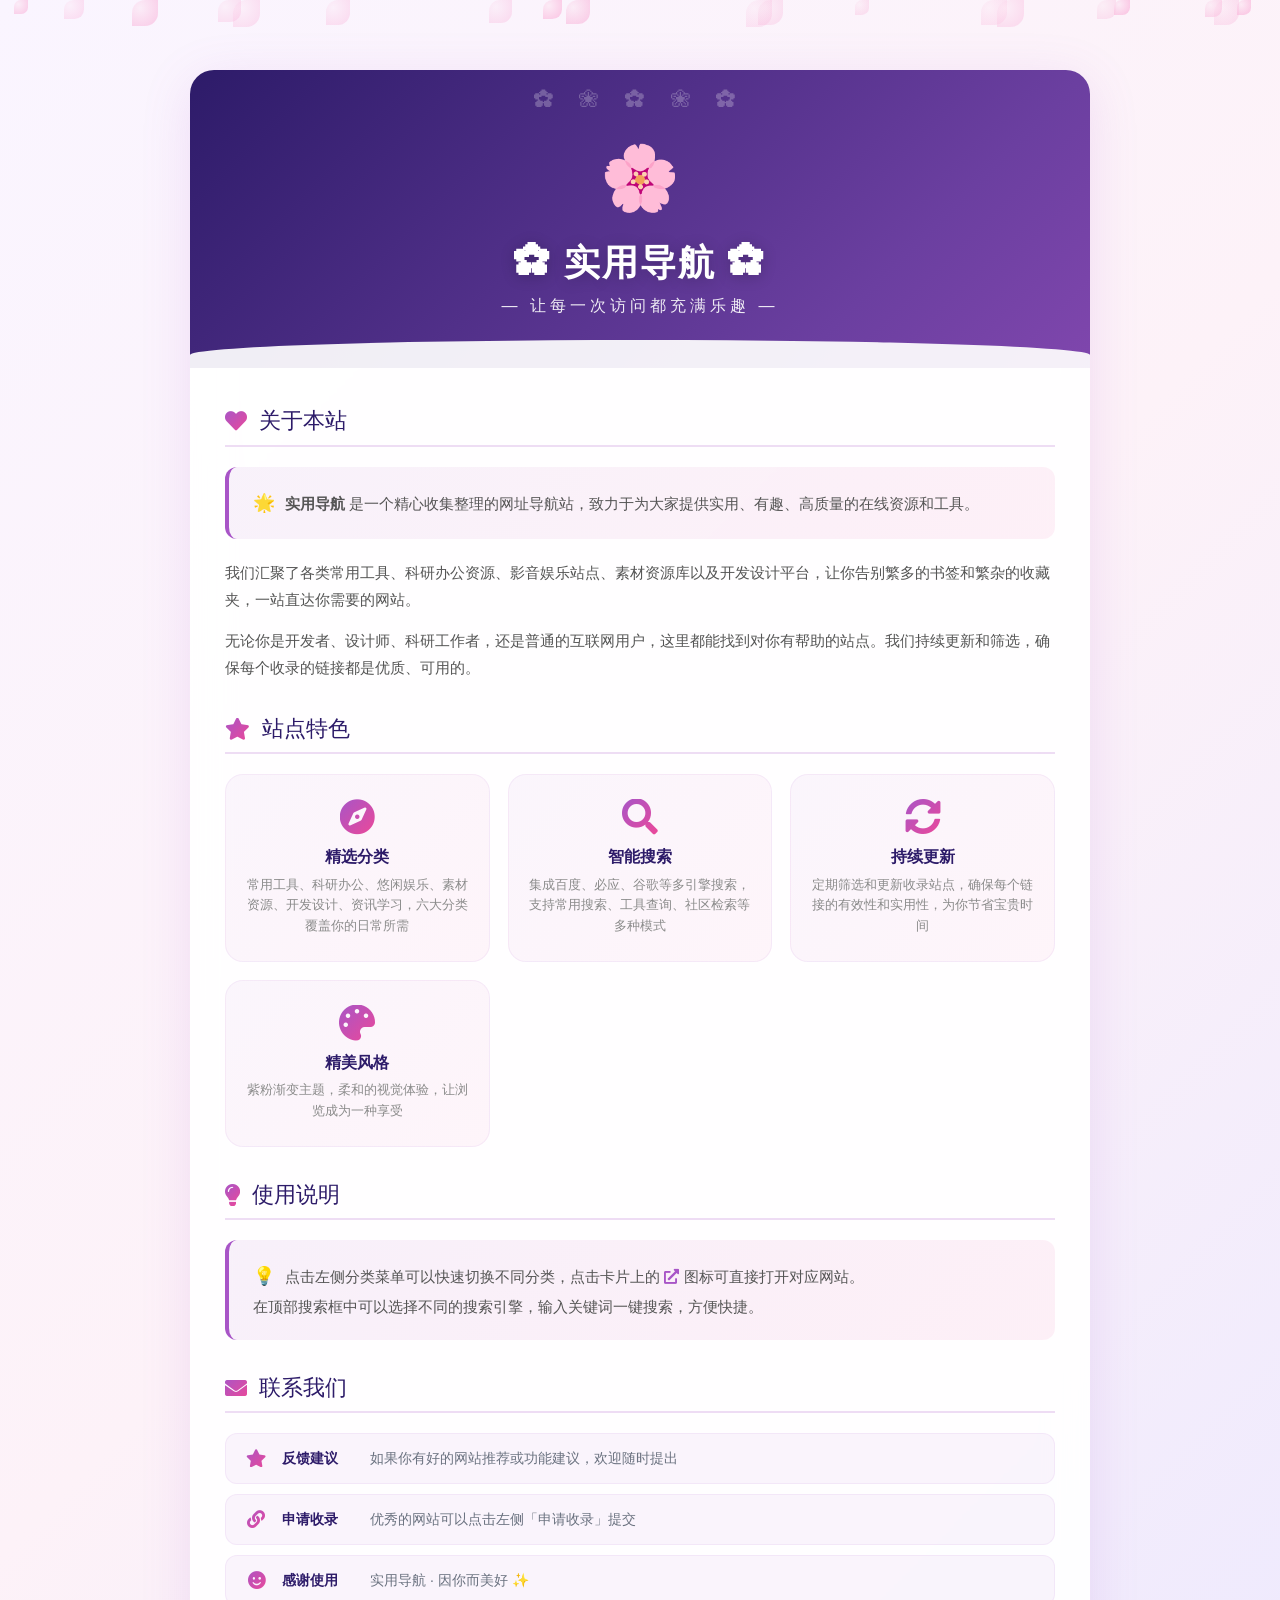
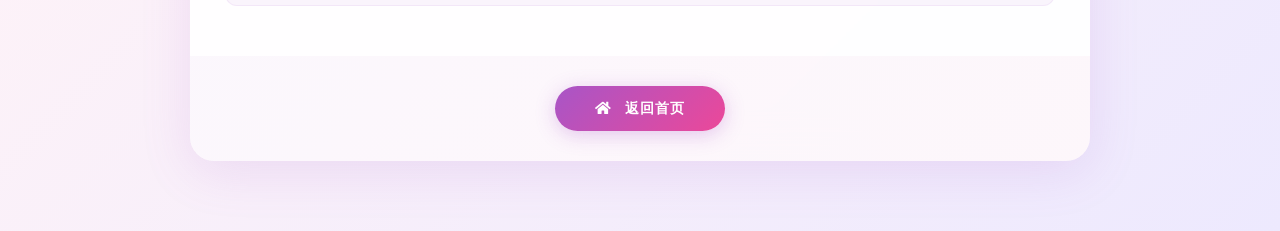
<file: about/index.html>
<!DOCTYPE html>
<html lang="zh-CN">

<head>
    <meta charset="UTF-8" />
    <meta http-equiv="X-UA-Compatible" content="IE=edge, chrome=1" />
    <meta name="viewport"
        content="width=device-width, initial-scale=1.0, minimum-scale=1.0, maximum-scale=1.0, user-scalable=no" />
    <meta name="theme-color" content="#faf5ff" />
    <title>关于 - 实用导航</title>
    <link rel="icon" href="../assets/images/favicon.svg" type="image/svg+xml" />
    <link rel="shortcut icon" href="../assets/images/favicon.svg" />
    <meta name="keywords" content="实用导航,动漫导航,在线工具,ACG" />
    <meta name="description" content="一个动漫风格的网址导航站，汇集各类实用工具与资源" />

    <link rel="stylesheet" href="../assets/css/bootstrap.min-4.3.1.css" type="text/css" media="all" />
    <link rel="stylesheet" href="../assets/css/custom-style.css" type="text/css" media="all" />
    <link rel="stylesheet" href="../assets/fontawesome-5.15.4/css/all.min.css" type="text/css" />

    <style>
        body {
            background: linear-gradient(135deg, #faf5ff 0%, #fdf2f8 50%, #ede9fe 100%);
            min-height: 100vh;
            padding: 20px 0;
        }

        /* 樱花飘落装饰 */
        .sakura-container {
            position: fixed;
            top: 0;
            left: 0;
            width: 100%;
            height: 100%;
            pointer-events: none;
            z-index: 0;
            overflow: hidden;
        }

        .sakura {
            position: absolute;
            width: 20px;
            height: 20px;
            background: radial-gradient(circle at 30% 30%, #fce7f3, #f9a8d4);
            border-radius: 50% 0 50% 0;
            opacity: 0.5;
            animation: fall linear infinite;
        }

        @keyframes fall {
            0% {
                transform: translateY(-10vh) rotate(0deg) scale(1);
                opacity: 0.5;
            }
            100% {
                transform: translateY(110vh) rotate(720deg) scale(0.5);
                opacity: 0;
            }
        }

        .about-wrapper {
            position: relative;
            z-index: 1;
        }

        .about-container {
            max-width: 900px;
            margin: 50px auto;
            background: rgba(255,255,255,0.92);
            border-radius: 24px;
            box-shadow: 0 10px 50px rgba(168,85,199,0.15);
            overflow: hidden;
            backdrop-filter: blur(20px);
            -webkit-backdrop-filter: blur(20px);
        }

        .about-header {
            background: linear-gradient(135deg, #2d1b69 0%, #6b3fa0 25%, #a855c7 50%, #ec4899 75%, #f472b6 100%);
            background-size: 300% 300%;
            animation: animeGradient 8s ease infinite;
            color: white;
            padding: 60px 30px 50px;
            text-align: center;
            position: relative;
            overflow: hidden;
        }

        @keyframes animeGradient {
            0% { background-position: 0% 50%; }
            50% { background-position: 100% 50%; }
            100% { background-position: 0% 50%; }
        }

        /* 页眉装饰元素 */
        .about-header::before {
            content: '✿ ❀ ✿ ❀ ✿';
            position: absolute;
            top: 15px;
            left: 50%;
            transform: translateX(-50%);
            font-size: 20px;
            color: rgba(255,255,255,0.25);
            letter-spacing: 10px;
            animation: sparkleFloat 4s ease-in-out infinite;
        }

        @keyframes sparkleFloat {
            0%, 100% { opacity: 0.25; transform: translateX(-50%) translateY(0); }
            50% { opacity: 0.6; transform: translateX(-50%) translateY(-5px); }
        }

        .about-header::after {
            content: '';
            position: absolute;
            bottom: -2px;
            left: 0;
            width: 100%;
            height: 30px;
            background: rgba(255,255,255,0.92);
            border-radius: 50% 50% 0 0;
        }

        .about-header .mascot-icon {
            font-size: 64px;
            margin-bottom: 15px;
            display: block;
            animation: bounceMascot 3s ease-in-out infinite;
        }

        @keyframes bounceMascot {
            0%, 100% { transform: translateY(0); }
            50% { transform: translateY(-10px); }
        }

        .about-header h1 {
            font-size: 36px;
            margin: 0 0 10px 0;
            font-weight: 800;
            text-shadow: 0 2px 15px rgba(0,0,0,0.2);
            letter-spacing: 2px;
        }

        .about-header .subtitle {
            font-size: 16px;
            margin: 0;
            opacity: 0.9;
            font-weight: 300;
            letter-spacing: 4px;
        }

        .about-content {
            padding: 40px 35px;
        }

        .section {
            margin-bottom: 35px;
        }

        .section:last-child {
            margin-bottom: 0;
        }

        .section-title {
            font-size: 22px;
            color: #2d1b69;
            margin-bottom: 15px;
            padding-bottom: 10px;
            border-bottom: 2px solid rgba(168,85,199,0.2);
            display: flex;
            align-items: center;
        }

        .section-title i {
            margin-right: 12px;
            background: linear-gradient(135deg, #a855c7, #ec4899);
            -webkit-background-clip: text;
            -webkit-text-fill-color: transparent;
            background-clip: text;
        }

        .section-content {
            font-size: 15px;
            line-height: 1.8;
            color: #555;
        }

        .feature-grid {
            display: grid;
            grid-template-columns: repeat(auto-fit, minmax(220px, 1fr));
            gap: 18px;
            margin-top: 20px;
        }

        .feature-item {
            background: linear-gradient(135deg, rgba(168,85,199,0.05), rgba(236,72,153,0.05));
            padding: 24px 20px;
            border-radius: 18px;
            text-align: center;
            transition: all 0.35s cubic-bezier(0.4, 0, 0.2, 1);
            border: 1px solid rgba(168,85,199,0.08);
        }

        .feature-item:hover {
            transform: translateY(-5px);
            box-shadow: 0 10px 30px rgba(168,85,199,0.12);
            border-color: rgba(168,85,199,0.2);
        }

        .feature-item i {
            font-size: 36px;
            background: linear-gradient(135deg, #a855c7, #ec4899);
            -webkit-background-clip: text;
            -webkit-text-fill-color: transparent;
            background-clip: text;
            margin-bottom: 12px;
        }

        .feature-item h4 {
            font-size: 16px;
            color: #2d1b69;
            margin: 0 0 8px;
            font-weight: 700;
        }

        .feature-item p {
            font-size: 13px;
            color: #8b8b8b;
            margin: 0;
            line-height: 1.6;
        }

        .highlight-box {
            background: linear-gradient(135deg, rgba(168,85,199,0.08) 0%, rgba(236,72,153,0.08) 100%);
            border-left: 4px solid #a855c7;
            padding: 20px 24px;
            border-radius: 12px;
            margin: 20px 0;
        }

        .highlight-box p {
            margin: 0;
            color: #555;
            line-height: 1.8;
        }

        .highlight-box .emoji-deco {
            font-size: 18px;
            margin-right: 6px;
        }

        .contact-list {
            list-style: none;
            padding: 0;
            margin: 20px 0 0 0;
        }

        .contact-list li {
            padding: 14px 18px;
            margin-bottom: 10px;
            background: rgba(168,85,199,0.06);
            border-radius: 12px;
            display: flex;
            align-items: center;
            transition: all 0.3s;
            border: 1px solid rgba(168,85,199,0.08);
        }

        .contact-list li:hover {
            background: rgba(168,85,199,0.12);
            border-color: rgba(168,85,199,0.2);
            transform: translateX(4px);
        }

        .contact-list li i {
            margin-right: 14px;
            background: linear-gradient(135deg, #a855c7, #ec4899);
            -webkit-background-clip: text;
            -webkit-text-fill-color: transparent;
            background-clip: text;
            width: 24px;
            text-align: center;
            font-size: 18px;
        }

        .contact-list li strong {
            color: #2d1b69;
            margin-right: 8px;
            min-width: 80px;
            font-weight: 600;
        }

        .contact-list li span {
            color: #6b7280;
            font-size: 14px;
        }

        .back-home {
            text-align: center;
            padding: 30px;
            background: linear-gradient(135deg, rgba(168,85,199,0.04), rgba(236,72,153,0.04));
        }

        .back-home a {
            display: inline-block;
            padding: 12px 40px;
            background: linear-gradient(135deg, #a855c7, #ec4899);
            color: white;
            text-decoration: none;
            border-radius: 30px;
            font-weight: 600;
            transition: all 0.3s;
            box-shadow: 0 4px 20px rgba(168,85,199,0.3);
            letter-spacing: 1px;
        }

        .back-home a:hover {
            transform: translateY(-3px);
            box-shadow: 0 8px 35px rgba(168,85,199,0.4);
        }

        .back-home a i {
            margin-right: 8px;
        }

        @media (max-width: 768px) {
            .about-container {
                margin: 20px;
            }

            .about-header {
                padding: 40px 20px 35px;
            }

            .about-header h1 {
                font-size: 28px;
            }

            .about-content {
                padding: 30px 20px;
            }

            .feature-grid {
                grid-template-columns: 1fr;
            }

            .about-header::before {
                font-size: 14px;
                letter-spacing: 6px;
            }
        }
    </style>
</head>

<body>
    <!-- 樱花飘落效果 -->
    <div class="sakura-container" id="sakuraContainer"></div>

    <div class="about-wrapper">
        <div class="about-container">
            <div class="about-header">
                <span class="mascot-icon">🌸</span>
                <h1>✿ 实用导航 ✿</h1>
                <p class="subtitle">— 让每一次访问都充满乐趣 —</p>
            </div>

            <div class="about-content">
                <div class="section">
                    <h2 class="section-title">
                        <i class="fas fa-heart"></i>
                        关于本站
                    </h2>
                    <div class="section-content">
                        <div class="highlight-box">
                            <p><span class="emoji-deco">🌟</span> <strong>实用导航</strong> 是一个精心收集整理的网址导航站，致力于为大家提供实用、有趣、高质量的在线资源和工具。</p>
                        </div>
                        <p>我们汇聚了各类常用工具、科研办公资源、影音娱乐站点、素材资源库以及开发设计平台，让你告别繁多的书签和繁杂的收藏夹，一站直达你需要的网站。</p>
                        <p>无论你是开发者、设计师、科研工作者，还是普通的互联网用户，这里都能找到对你有帮助的站点。我们持续更新和筛选，确保每个收录的链接都是优质、可用的。</p>
                    </div>
                </div>

                <div class="section">
                    <h2 class="section-title">
                        <i class="fas fa-star"></i>
                        站点特色
                    </h2>
                    <div class="feature-grid">
                        <div class="feature-item">
                            <i class="fas fa-compass"></i>
                            <h4>精选分类</h4>
                            <p>常用工具、科研办公、悠闲娱乐、素材资源、开发设计、资讯学习，六大分类覆盖你的日常所需</p>
                        </div>
                        <div class="feature-item">
                            <i class="fas fa-search"></i>
                            <h4>智能搜索</h4>
                            <p>集成百度、必应、谷歌等多引擎搜索，支持常用搜索、工具查询、社区检索等多种模式</p>
                        </div>
                        <div class="feature-item">
                            <i class="fas fa-sync-alt"></i>
                            <h4>持续更新</h4>
                            <p>定期筛选和更新收录站点，确保每个链接的有效性和实用性，为你节省宝贵时间</p>
                        </div>
                        <div class="feature-item">
                            <i class="fas fa-palette"></i>
                            <h4>精美风格</h4>
                            <p>紫粉渐变主题，柔和的视觉体验，让浏览成为一种享受</p>
                        </div>
                    </div>
                </div>

                <div class="section">
                    <h2 class="section-title">
                        <i class="fas fa-lightbulb"></i>
                        使用说明
                    </h2>
                    <div class="section-content">
                        <div class="highlight-box">
                            <p><span class="emoji-deco">💡</span> 点击左侧分类菜单可以快速切换不同分类，点击卡片上的 <i class="fas fa-external-link-alt" style="color: #a855c7;"></i> 图标可直接打开对应网站。<br>
                            在顶部搜索框中可以选择不同的搜索引擎，输入关键词一键搜索，方便快捷。</p>
                        </div>
                    </div>
                </div>

                <div class="section">
                    <h2 class="section-title">
                        <i class="fas fa-envelope"></i>
                        联系我们
                    </h2>
                    <ul class="contact-list">
                        <li>
                            <i class="fas fa-star"></i>
                            <strong>反馈建议</strong>
                            <span>如果你有好的网站推荐或功能建议，欢迎随时提出</span>
                        </li>
                        <li>
                            <i class="fas fa-link"></i>
                            <strong>申请收录</strong>
                            <span>优秀的网站可以点击左侧「申请收录」提交</span>
                        </li>
                        <li>
                            <i class="fas fa-smile"></i>
                            <strong>感谢使用</strong>
                            <span>实用导航 · 因你而美好 ✨</span>
                        </li>
                    </ul>
                </div>
            </div>

            <div class="back-home">
                <a href="../">
                    <i class="fas fa-home"></i>
                    返回首页
                </a>
            </div>
        </div>
    </div>

    <script src="sakura.js?v=20260705"></script>
    <script src="../assets/js/jquery.min-3.2.1.js"></script>
</body>
</html>
</file>
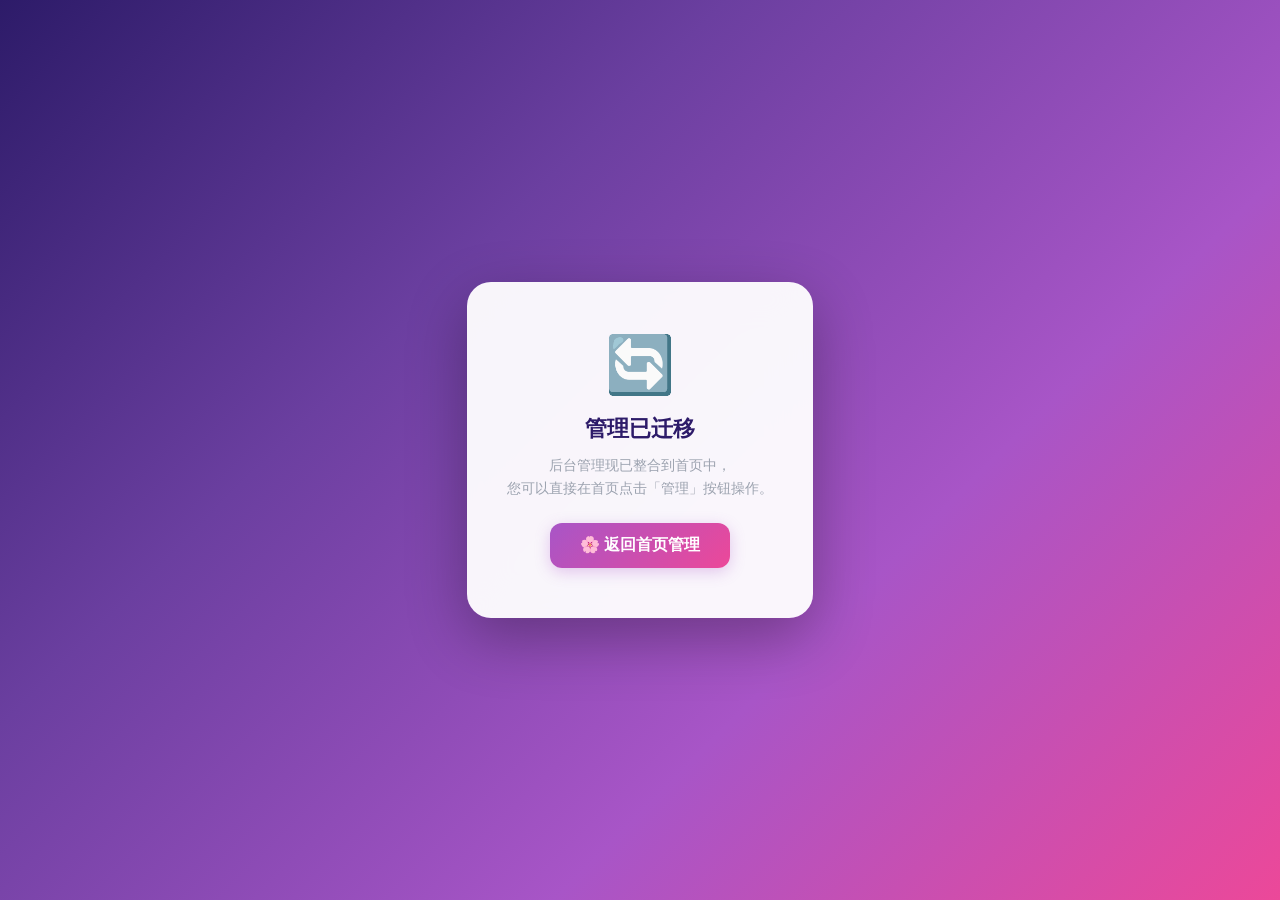
<file: admin/index.html>
<!DOCTYPE html>
<html lang="zh-CN">
<head>
    <meta charset="UTF-8">
    <meta name="viewport" content="width=device-width, initial-scale=1.0">
    <title>后台管理 - 🌸 实用导航</title>
    <style>
        * { margin: 0; padding: 0; box-sizing: border-box; }
        body {
            background: linear-gradient(135deg, #2d1b69, #6b3fa0, #a855c7, #ec4899);
            min-height: 100vh;
            display: flex;
            align-items: center;
            justify-content: center;
            font-family: "SF Pro SC", "PingFang SC", "Microsoft YaHei", sans-serif;
            padding: 20px;
        }
        .msg-box {
            background: rgba(255,255,255,0.95);
            backdrop-filter: blur(20px);
            padding: 50px 40px;
            border-radius: 24px;
            max-width: 420px;
            text-align: center;
            box-shadow: 0 20px 60px rgba(0,0,0,0.3);
        }
        .msg-box .icon { font-size: 56px; margin-bottom: 16px; display: block; }
        .msg-box h1 { font-size: 22px; color: #2d1b69; margin-bottom: 10px; }
        .msg-box p { color: #9ca3af; font-size: 14px; margin-bottom: 24px; line-height: 1.6; }
        .msg-box a {
            display: inline-block; padding: 12px 30px;
            background: linear-gradient(135deg, #a855c7, #ec4899);
            color: #fff; text-decoration: none; border-radius: 12px;
            font-weight: 600; transition: all 0.3s;
            box-shadow: 0 4px 15px rgba(168,85,199,0.3);
        }
        .msg-box a:hover { transform: translateY(-2px); box-shadow: 0 8px 25px rgba(168,85,199,0.4); }
    </style>
</head>
<body>
    <div class="msg-box">
        <span class="icon">🔄</span>
        <h1>管理已迁移</h1>
        <p>后台管理现已整合到首页中，<br>您可以直接在首页点击「管理」按钮操作。</p>
        <a href="../">🌸 返回首页管理</a>
    </div>
</body>
</html>
</file>
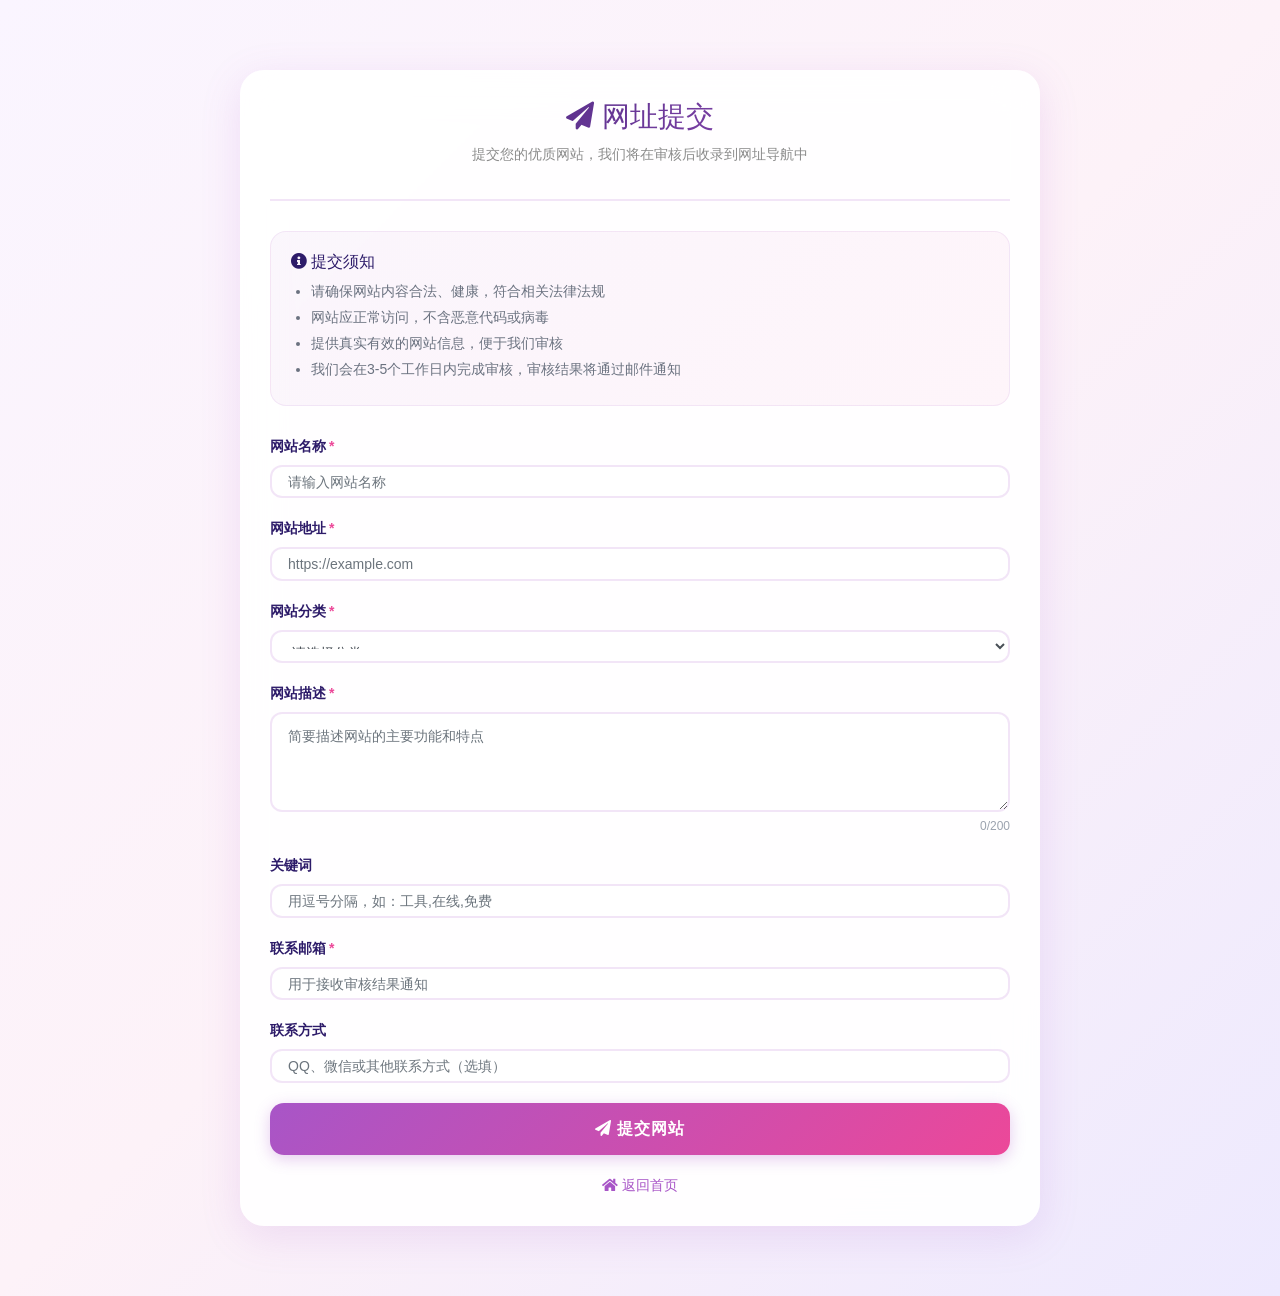
<file: commit.html>
<!DOCTYPE html>
<html lang="zh-CN">

<head>
    <meta charset="UTF-8" />
    <meta http-equiv="X-UA-Compatible" content="IE=edge, chrome=1" />
    <meta name="viewport"
          content="width=device-width, initial-scale=1.0, minimum-scale=1.0, maximum-scale=1.0, user-scalable=no" />
    <meta name="theme-color" content="#f9f9f9" />
    <title>申请收录 - 🌸 实用导航</title>
    <link rel="icon" href="./assets/images/favicon.svg" type="image/svg+xml" />
    <link rel="shortcut icon" href="./assets/images/favicon.svg" />
    <meta name="keywords" content="申请收录,网站收录,实用导航" />
    <meta name="description" content="提交您的优质网站，加入🌸实用导航站" />

    <link rel="stylesheet" href="./assets/css/bootstrap.min-4.3.1.css" type="text/css" media="all" />
    <link rel="stylesheet" href="./assets/css/custom-style.css" type="text/css" media="all" />
    <link rel="stylesheet" href="./assets/fontawesome-5.15.4/css/all.min.css" type="text/css" />

    <style>
        body {
            background: linear-gradient(135deg, #faf5ff 0%, #fdf2f8 50%, #ede9fe 100%);
            min-height: 100vh;
            padding: 20px 0;
        }

        .submit-container {
            max-width: 800px;
            margin: 50px auto;
            padding: 30px;
            background: rgba(255,255,255,0.92);
            backdrop-filter: blur(20px);
            -webkit-backdrop-filter: blur(20px);
            border-radius: 24px;
            box-shadow: 0 10px 40px rgba(168,85,199,0.15);
        }

        .submit-header {
            text-align: center;
            margin-bottom: 30px;
            padding-bottom: 20px;
            border-bottom: 2px solid rgba(168,85,199,0.15);
        }

        .submit-header h1 {
            font-size: 28px;
            background: linear-gradient(135deg, #2d1b69, #a855c7);
            -webkit-background-clip: text;
            -webkit-text-fill-color: transparent;
            background-clip: text;
            margin-bottom: 10px;
        }

        .submit-header p {
            color: #8b8b8b;
            font-size: 14px;
        }

        .form-group {
            margin-bottom: 20px;
        }

        .form-group label {
            display: block;
            margin-bottom: 8px;
            color: #2d1b69;
            font-weight: 600;
        }

        .form-group label .required {
            color: #ec4899;
            margin-left: 3px;
        }

        .form-control {
            width: 100%;
            padding: 12px 16px;
            border: 2px solid rgba(168,85,199,0.15);
            border-radius: 12px;
            font-size: 14px;
            transition: all 0.3s;
            background: rgba(255,255,255,0.8);
        }

        .form-control:focus {
            outline: none;
            border-color: #a855c7;
            box-shadow: 0 0 15px rgba(168,85,199,0.15);
        }

        .form-control.error {
            border-color: #ec4899;
        }

        textarea.form-control {
            resize: vertical;
            min-height: 100px;
        }

        .error-message {
            color: #ec4899;
            font-size: 12px;
            margin-top: 5px;
            display: none;
        }

        .submit-btn {
            width: 100%;
            padding: 14px;
            background: linear-gradient(135deg, #a855c7, #ec4899);
            color: white;
            border: none;
            border-radius: 14px;
            font-size: 16px;
            font-weight: 600;
            cursor: pointer;
            transition: all 0.3s;
            letter-spacing: 1px;
            box-shadow: 0 4px 15px rgba(168,85,199,0.3);
        }

        .submit-btn:hover {
            transform: translateY(-2px);
            box-shadow: 0 8px 25px rgba(168,85,199,0.4);
        }

        .submit-btn:disabled {
            background: #ccc;
            cursor: not-allowed;
            transform: none;
            box-shadow: none;
        }

        .back-home {
            text-align: center;
            margin-top: 20px;
        }

        .back-home a {
            color: #a855c7;
            text-decoration: none;
            transition: color 0.3s;
        }

        .back-home a:hover {
            color: #ec4899;
            text-decoration: underline;
        }

        .success-message {
            background: linear-gradient(135deg, rgba(168,85,199,0.1), rgba(236,72,153,0.1));
            color: #6b3fa0;
            padding: 15px 20px;
            border-radius: 12px;
            margin-bottom: 20px;
            display: none;
            border: 1px solid rgba(168,85,199,0.2);
        }

        .guidelines {
            background: linear-gradient(135deg, rgba(168,85,199,0.05), rgba(236,72,153,0.05));
            padding: 20px;
            border-radius: 16px;
            margin-bottom: 30px;
            border: 1px solid rgba(168,85,199,0.1);
        }

        .guidelines h3 {
            font-size: 16px;
            color: #2d1b69;
            margin-bottom: 10px;
        }

        .guidelines ul {
            margin: 0;
            padding-left: 20px;
        }

        .guidelines li {
            color: #6b7280;
            font-size: 14px;
            margin-bottom: 5px;
        }

        .char-count {
            text-align: right;
            font-size: 12px;
            color: #9ca3af;
            margin-top: 5px;
        }
    </style>
</head>

<body class="io-grey-mode">
    <div class="submit-container">
        <div class="submit-header">
            <h1><i class="fas fa-paper-plane"></i> 网址提交</h1>
            <p>提交您的优质网站，我们将在审核后收录到网址导航中</p>
        </div>

        <div class="success-message" id="successMessage">
            <i class="fas fa-check-circle"></i> 提交成功！我们会尽快审核您的网站。
        </div>

        <div class="guidelines">
            <h3><i class="fas fa-info-circle"></i> 提交须知</h3>
            <ul>
                <li>请确保网站内容合法、健康，符合相关法律法规</li>
                <li>网站应正常访问，不含恶意代码或病毒</li>
                <li>提供真实有效的网站信息，便于我们审核</li>
                <li>我们会在3-5个工作日内完成审核，审核结果将通过邮件通知</li>
            </ul>
        </div>

        <form id="submitForm">
            <div class="form-group">
                <label for="siteName">
                    网站名称<span class="required">*</span>
                </label>
                <input type="text" id="siteName" name="siteName" class="form-control"
                       placeholder="请输入网站名称" maxlength="50" required>
                <div class="error-message" id="siteNameError">请输入网站名称</div>
            </div>

            <div class="form-group">
                <label for="siteUrl">
                    网站地址<span class="required">*</span>
                </label>
                <input type="url" id="siteUrl" name="siteUrl" class="form-control"
                       placeholder="https://example.com" required>
                <div class="error-message" id="siteUrlError">请输入正确的网址格式</div>
            </div>

            <div class="form-group">
                <label for="category">
                    网站分类<span class="required">*</span>
                </label>
                <select id="category" name="category" class="form-control" required>
                    <option value="">请选择分类</option>
                    <option value="常用工具">常用工具</option>
                    <option value="科研办公">科研办公</option>
                    <option value="开发设计">开发设计</option>
                    <option value="效率办公">效率办公</option>
                    <option value="社交媒体">社交媒体</option>
                    <option value="资源下载">资源下载</option>
                    <option value="生活服务">生活服务</option>
                    <option value="学习教育">学习教育</option>
                    <option value="其他">其他</option>
                </select>
                <div class="error-message" id="categoryError">请选择网站分类</div>
            </div>

            <div class="form-group">
                <label for="description">
                    网站描述<span class="required">*</span>
                </label>
                <textarea id="description" name="description" class="form-control"
                          placeholder="简要描述网站的主要功能和特点"
                          maxlength="200" required></textarea>
                <div class="char-count">
                    <span id="descCount">0</span>/200
                </div>
                <div class="error-message" id="descriptionError">请输入网站描述</div>
            </div>

            <div class="form-group">
                <label for="keywords">
                    关键词
                </label>
                <input type="text" id="keywords" name="keywords" class="form-control"
                       placeholder="用逗号分隔，如：工具,在线,免费" maxlength="100">
            </div>

            <div class="form-group">
                <label for="email">
                    联系邮箱<span class="required">*</span>
                </label>
                <input type="email" id="email" name="email" class="form-control"
                       placeholder="用于接收审核结果通知" required>
                <div class="error-message" id="emailError">请输入正确的邮箱地址</div>
            </div>

            <div class="form-group">
                <label for="contact">
                    联系方式
                </label>
                <input type="text" id="contact" name="contact" class="form-control"
                       placeholder="QQ、微信或其他联系方式（选填）" maxlength="50">
            </div>

            <button type="submit" class="submit-btn" id="submitBtn">
                <i class="fas fa-paper-plane"></i> 提交网站
            </button>
        </form>

        <div class="back-home">
            <a href="../"><i class="fas fa-home"></i> 返回首页</a>
        </div>
    </div>

    <script src="./assets/js/jquery.min-3.2.1.js"></script>
    <script src="commit.js?v=20260705"></script>
</body>
</html>
</file>
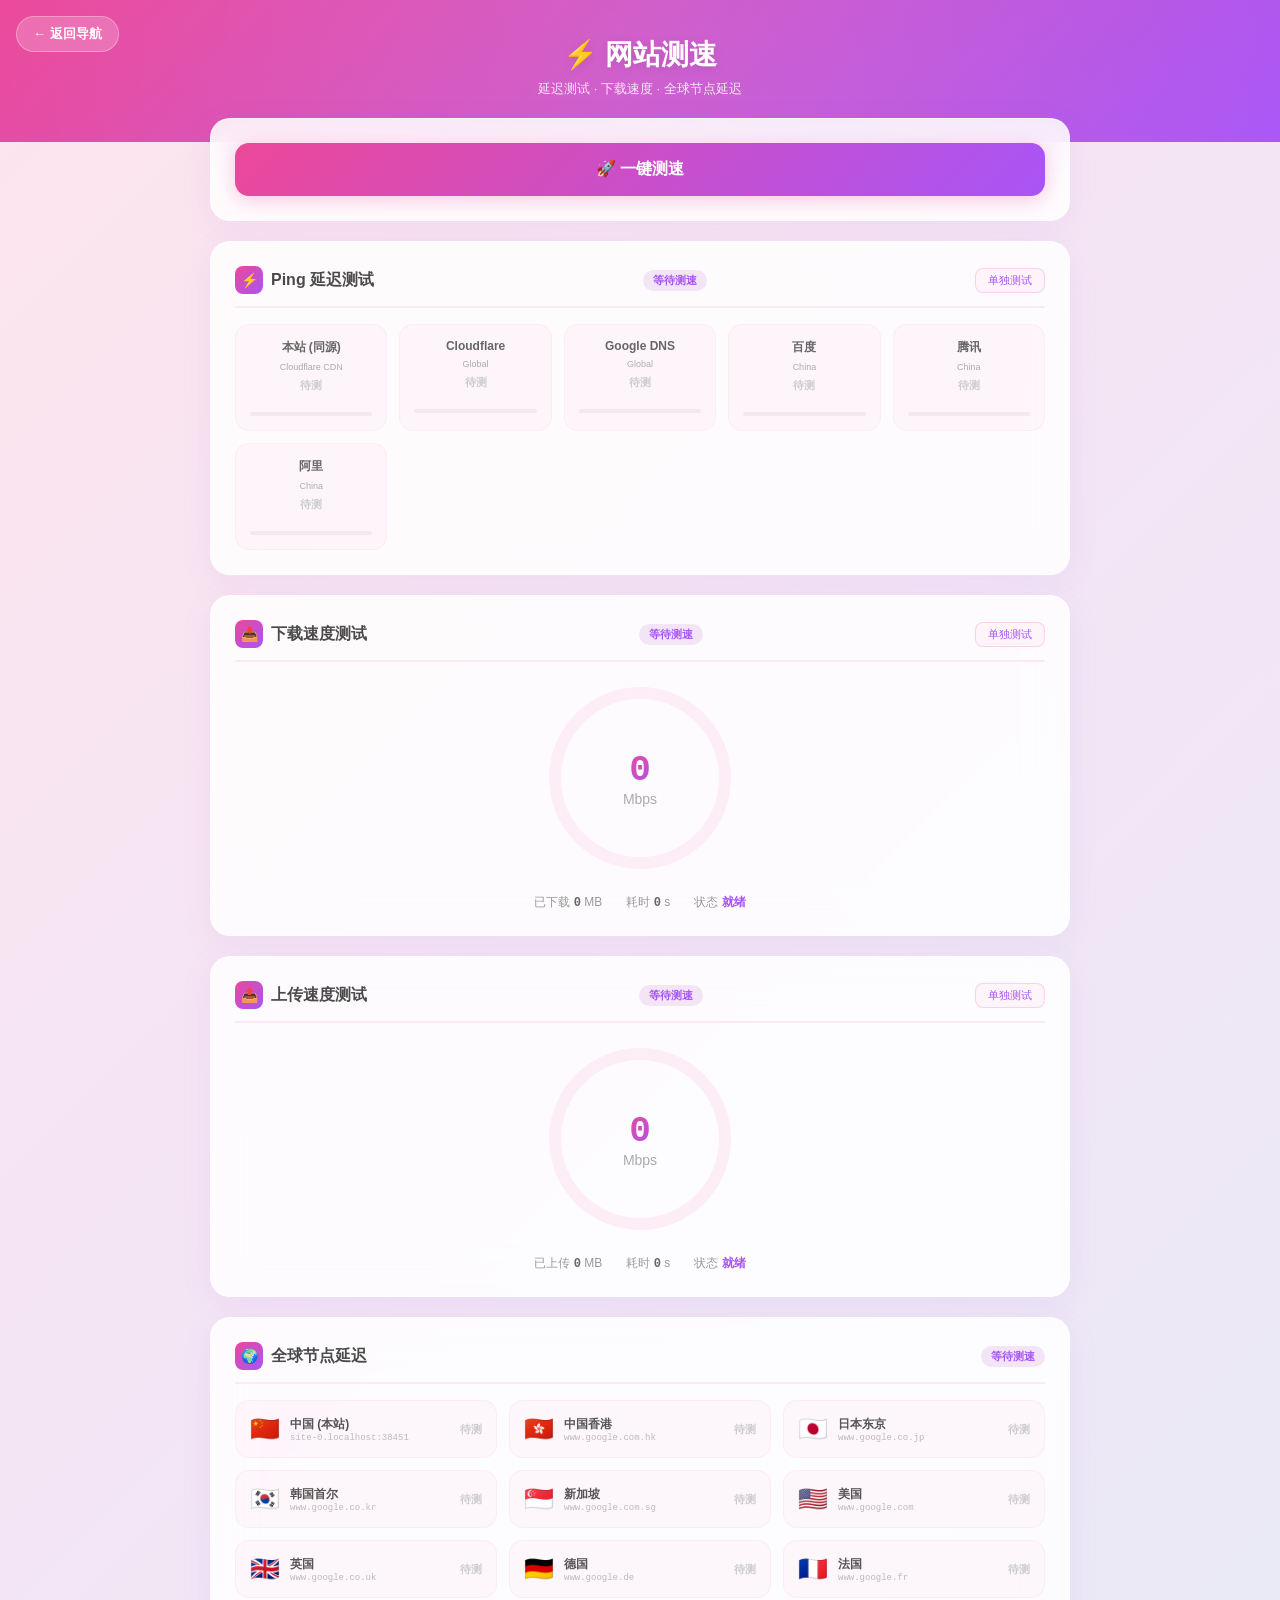
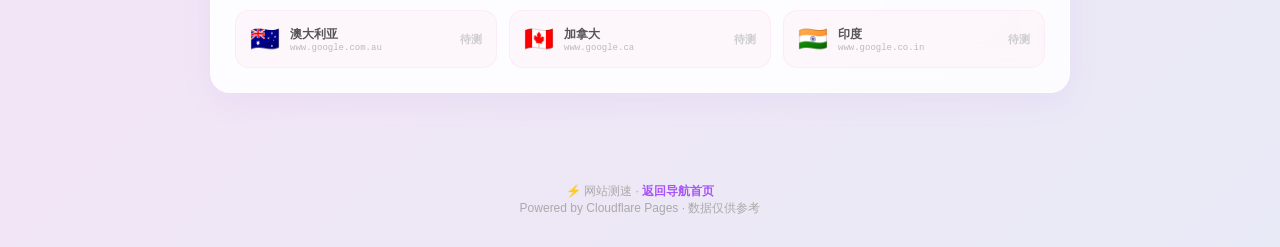
<file: speed.html>
<!DOCTYPE html>
<html lang="zh-CN">
<head>
<meta charset="UTF-8">
<meta name="viewport" content="width=device-width, initial-scale=1.0">
<title>⚡ 网站测速 · 实用导航</title>
<meta name="description" content="网站测速工具 — 延迟测试、下载速度、全球节点延迟">
<link rel="icon" href="/assets/images/favicon.svg" type="image/svg+xml">
<style>
/* ===== 基础重置 ===== */
* { margin: 0; padding: 0; box-sizing: border-box; }
body {
  font-family: -apple-system, BlinkMacSystemFont, "Segoe UI", "PingFang SC", "Hiragino Sans GB", "Microsoft YaHei", sans-serif;
  background: linear-gradient(135deg, #fce4ec 0%, #f3e5f5 50%, #e8eaf6 100%);
  min-height: 100vh;
  color: #333;
}
a { text-decoration: none; color: inherit; }

/* ===== 顶部头部 ===== */
.speed-header {
  background: linear-gradient(135deg, #ec4899 0%, #a855f7 100%);
  padding: 36px 40px 44px;
  text-align: center;
  position: relative;
  overflow: hidden;
}
.speed-header::before {
  content: '';
  position: absolute;
  top: -50%; left: -50%;
  width: 200%; height: 200%;
  background: radial-gradient(circle, rgba(255,255,255,0.1) 0%, transparent 60%);
  animation: shimmer 8s linear infinite;
}
@keyframes shimmer { 0%{transform:rotate(0deg)} 100%{transform:rotate(360deg)} }
.speed-header h1 {
  font-size: 28px; font-weight: 700; color: #fff;
  text-shadow: 0 2px 10px rgba(0,0,0,0.1);
  position: relative;
}
.speed-header p {
  font-size: 13px; color: rgba(255,255,255,0.85);
  margin-top: 6px; position: relative;
}
.speed-back {
  position: absolute; top: 16px; left: 16px;
  padding: 8px 16px; border-radius: 50px;
  background: rgba(255,255,255,0.2); backdrop-filter: blur(4px);
  color: #fff; font-size: 13px; font-weight: 600;
  border: 1px solid rgba(255,255,255,0.3);
  cursor: pointer; transition: all 0.25s ease; z-index: 2;
}
.speed-back:hover { background: rgba(255,255,255,0.35); transform: translateX(-2px); }

/* ===== 主容器 ===== */
.speed-container {
  max-width: 900px;
  margin: -24px auto 0;
  padding: 0 20px 40px;
  position: relative;
  z-index: 5;
}

/* ===== 通用面板 ===== */
.speed-panel {
  background: rgba(255,255,255,0.85);
  backdrop-filter: blur(20px);
  -webkit-backdrop-filter: blur(20px);
  border-radius: 20px;
  border: 1px solid rgba(255,255,255,0.6);
  box-shadow: 0 8px 32px rgba(168,85,247,0.08);
  padding: 24px;
  margin-bottom: 20px;
  animation: panelIn 0.4s ease forwards;
  opacity: 0; transform: translateY(20px);
}
@keyframes panelIn { to { opacity: 1; transform: translateY(0); } }
.speed-panel:nth-child(2) { animation-delay: 0.1s; }
.speed-panel:nth-child(3) { animation-delay: 0.2s; }
.speed-panel:nth-child(4) { animation-delay: 0.3s; }
.speed-panel:nth-child(5) { animation-delay: 0.4s; }

.speed-panel-title {
  font-size: 16px; font-weight: 700; color: #4a4a4a;
  margin-bottom: 16px; display: flex; align-items: center; gap: 8px;
  padding-bottom: 12px; border-bottom: 2px solid rgba(236,72,153,0.1);
}
.speed-panel-title .icon {
  width: 28px; height: 28px; border-radius: 8px;
  background: linear-gradient(135deg, #ec4899, #a855f7);
  color: #fff; font-size: 14px;
  display: inline-flex; align-items: center; justify-content: center;
}
.speed-panel-title .badge {
  margin-left: auto; padding: 3px 10px; border-radius: 50px;
  background: #f3e5f5; color: #a855f7; font-size: 11px; font-weight: 600;
}

/* ===== 开始测速按钮 ===== */
.speed-start-btn {
  display: flex; align-items: center; justify-content: center; gap: 8px;
  width: 100%; padding: 16px; border: none; border-radius: 14px;
  background: linear-gradient(135deg, #ec4899, #a855f7);
  color: #fff; font-size: 16px; font-weight: 700;
  cursor: pointer; transition: all 0.3s ease;
  box-shadow: 0 4px 20px rgba(236,72,153,0.3);
}
.speed-start-btn:hover { transform: translateY(-2px); box-shadow: 0 6px 28px rgba(236,72,153,0.4); }
.speed-start-btn:active { transform: translateY(0) scale(0.98); }
.speed-start-btn:disabled { opacity: 0.5; cursor: not-allowed; transform: none; }
.speed-start-btn .spin { display: inline-block; animation: spin 0.8s linear infinite; }
@keyframes spin { to { transform: rotate(360deg); } }

/* ===== 延迟测试网格 ===== */
.ping-grid { display: grid; grid-template-columns: repeat(auto-fill, minmax(130px, 1fr)); gap: 12px; }
.ping-item {
  background: rgba(236,72,153,0.03); border-radius: 14px; padding: 14px;
  text-align: center; border: 1px solid rgba(236,72,153,0.05);
  transition: all 0.3s;
}
.ping-item.testing { border-color: rgba(168,85,247,0.2); background: rgba(168,85,247,0.04); }
.ping-item.done { border-color: rgba(236,72,153,0.12); }
.ping-item .ping-name { font-size: 12px; font-weight: 600; color: #666; margin-bottom: 6px; }
.ping-item .ping-loc { font-size: 9px; color: #aaa; margin-bottom: 6px; }
.ping-item .ping-val {
  font-size: 20px; font-weight: 700; font-family: "SF Mono","Fira Code",monospace;
}
.ping-item .ping-val.good { color: #10b981; }
.ping-item .ping-val.ok { color: #f59e0b; }
.ping-item .ping-val.bad { color: #ef4444; }
.ping-item .ping-val.testing { color: #a855f7; font-size: 11px; }
.ping-item .ping-val.timeout { color: #ccc; font-size: 11px; }
.ping-item .ping-ms { font-size: 10px; color: #aaa; }
.ping-item .ping-bar {
  height: 4px; border-radius: 2px; margin-top: 8px;
  background: rgba(0,0,0,0.05); overflow: hidden;
}
.ping-item .ping-bar-fill { height: 100%; border-radius: 2px; transition: width 0.5s ease; width: 0; }
.ping-bar-fill.good { background: linear-gradient(90deg, #10b981, #34d399); }
.ping-bar-fill.ok { background: linear-gradient(90deg, #f59e0b, #fbbf24); }
.ping-bar-fill.bad { background: linear-gradient(90deg, #ef4444, #f87171); }

/* ===== 下载测速 ===== */
.dl-area { text-align: center; }
.dl-gauge {
  width: 200px; height: 200px; margin: 0 auto 16px;
  position: relative;
  display: flex; align-items: center; justify-content: center;
}
.dl-gauge svg { transform: rotate(-90deg); }
.dl-gauge .track { stroke: rgba(236,72,153,0.08); }
.dl-gauge .progress {
  stroke: url(#dlGrad);
  stroke-linecap: round;
  transition: stroke-dashoffset 0.3s ease;
}
.dl-gauge-center {
  position: absolute; text-align: center;
}
.dl-gauge-value {
  font-size: 36px; font-weight: 700; font-family: "SF Mono","Fira Code",monospace;
  background: linear-gradient(135deg, #ec4899, #a855f7);
  -webkit-background-clip: text; -webkit-text-fill-color: transparent; background-clip: text;
}
.dl-gauge-unit { font-size: 14px; color: #aaa; }
.dl-info { display: flex; justify-content: center; gap: 24px; flex-wrap: wrap; }
.dl-info-item { font-size: 12px; color: #999; }
.dl-info-item span { font-weight: 700; font-family: "SF Mono","Fira Code",monospace; color: #666; }

/* ===== 全球节点地图 ===== */
.region-grid { display: grid; grid-template-columns: repeat(auto-fill, minmax(200px, 1fr)); gap: 12px; }
.region-item {
  background: rgba(236,72,153,0.03); border-radius: 14px; padding: 14px;
  border: 1px solid rgba(236,72,153,0.05); transition: all 0.3s;
  display: flex; align-items: center; gap: 10px;
}
.region-item:hover { border-color: rgba(236,72,153,0.15); }
.region-item .r-flag { font-size: 24px; }
.region-item .r-info { flex: 1; }
.region-item .r-name { font-size: 12px; font-weight: 600; color: #555; }
.region-item .r-url { font-size: 9px; color: #bbb; font-family: "SF Mono","Fira Code",monospace; }
.region-item .r-latency {
  font-size: 16px; font-weight: 700; font-family: "SF Mono","Fira Code",monospace;
  text-align: right;
}
.region-item .r-latency.good { color: #10b981; }
.region-item .r-latency.ok { color: #f59e0b; }
.region-item .r-latency.bad { color: #ef4444; }
.region-item .r-latency.testing { color: #a855f7; font-size: 10px; }
.region-item .r-latency.pending { color: #ccc; }

/* ===== 上传测速 ===== */
.dl-gauge .up-progress { stroke: url(#upGrad); }
.up-info { display: flex; justify-content: center; gap: 24px; flex-wrap: wrap; }
.up-info-item { font-size: 12px; color: #999; }
.up-info-item span { font-weight: 700; font-family: "SF Mono","Fira Code",monospace; color: #666; }

/* ===== 页脚 ===== */
.speed-footer {
  text-align: center; padding: 30px 20px;
  color: #aaa; font-size: 12px;
}
.speed-footer a { color: #a855f7; font-weight: 600; }

/* ===== 移动端 ===== */
@media (max-width: 600px) {
  .speed-header { padding: 50px 16px 30px; }
  .speed-header h1 { font-size: 20px; }
  .speed-container { padding: 0 12px 30px; margin-top: -16px; }
  .speed-panel { padding: 16px; border-radius: 16px; }
  .metric-grid { grid-template-columns: repeat(2, 1fr); }
  .ping-grid { grid-template-columns: repeat(2, 1fr); }
  .dl-gauge { width: 160px; height: 160px; }
  .dl-gauge-value { font-size: 28px; }
  .region-grid { grid-template-columns: 1fr; }
}
</style>
</head>
<body>

<!-- 顶部头部 -->
<div class="speed-header">
  <a href="/" class="speed-back">← 返回导航</a>
  <h1>⚡ 网站测速</h1>
  <p>延迟测试 · 下载速度 · 全球节点延迟</p>
</div>

<div class="speed-container">

  <!-- 一键测速 -->
  <div class="speed-panel" style="animation-delay:0s;">
    <button class="speed-start-btn" id="startBtn">
      <span id="startBtnText">🚀 一键测速</span>
    </button>
  </div>

  <!-- 延迟测试 -->
  <div class="speed-panel">
    <div class="speed-panel-title">
      <span class="icon">⚡</span> Ping 延迟测试
      <span class="badge" id="pingBadge">等待测速</span>
      <button id="pingSingleBtn" style="margin-left:auto;padding:4px 12px;border:1px solid rgba(236,72,153,0.2);border-radius:8px;background:rgba(236,72,153,0.04);color:#a855f7;font-size:11px;cursor:pointer;transition:all 0.2s;">单独测试</button>
    </div>
    <div class="ping-grid" id="pingGrid"></div>
  </div>

  <!-- 下载速度 -->
  <div class="speed-panel">
    <div class="speed-panel-title">
      <span class="icon">📥</span> 下载速度测试
      <span class="badge" id="dlBadge">等待测速</span>
      <button id="dlSingleBtn" style="margin-left:auto;padding:4px 12px;border:1px solid rgba(236,72,153,0.2);border-radius:8px;background:rgba(236,72,153,0.04);color:#a855f7;font-size:11px;cursor:pointer;transition:all 0.2s;">单独测试</button>
    </div>
    <div class="dl-area">
      <div class="dl-gauge">
        <svg width="200" height="200" viewBox="0 0 200 200">
          <defs>
            <linearGradient id="dlGrad" x1="0%" y1="0%" x2="100%" y2="0%">
              <stop offset="0%" stop-color="#ec4899"/>
              <stop offset="100%" stop-color="#a855f7"/>
            </linearGradient>
          </defs>
          <circle class="track" cx="100" cy="100" r="85" fill="none" stroke-width="12"/>
          <circle class="progress" id="dlProgress" cx="100" cy="100" r="85" fill="none" stroke-width="12"
            stroke-dasharray="534" stroke-dashoffset="534"/>
        </svg>
        <div class="dl-gauge-center">
          <div class="dl-gauge-value" id="dlValue">0</div>
          <div class="dl-gauge-unit" id="dlUnit">Mbps</div>
        </div>
      </div>
      <div class="dl-info">
        <div class="dl-info-item">已下载 <span id="dlSize">0</span> MB</div>
        <div class="dl-info-item">耗时 <span id="dlTime">0</span> s</div>
        <div class="dl-info-item">状态 <span id="dlStatus" style="color:#a855f7;">就绪</span></div>
      </div>
    </div>
  </div>

  <!-- 上传速度 -->
  <div class="speed-panel">
    <div class="speed-panel-title">
      <span class="icon">📤</span> 上传速度测试
      <span class="badge" id="upBadge">等待测速</span>
      <button id="upSingleBtn" style="margin-left:auto;padding:4px 12px;border:1px solid rgba(236,72,153,0.2);border-radius:8px;background:rgba(236,72,153,0.04);color:#a855f7;font-size:11px;cursor:pointer;transition:all 0.2s;">单独测试</button>
    </div>
    <div class="dl-area">
      <div class="dl-gauge">
        <svg width="200" height="200" viewBox="0 0 200 200">
          <defs>
            <linearGradient id="upGrad" x1="0%" y1="0%" x2="100%" y2="0%">
              <stop offset="0%" stop-color="#a855f7"/>
              <stop offset="100%" stop-color="#22d3ee"/>
            </linearGradient>
          </defs>
          <circle class="track" cx="100" cy="100" r="85" fill="none" stroke-width="12"/>
          <circle class="progress up-progress" id="upProgress" cx="100" cy="100" r="85" fill="none" stroke-width="12"
            stroke-dasharray="534" stroke-dashoffset="534"/>
        </svg>
        <div class="dl-gauge-center">
          <div class="dl-gauge-value" id="upValue">0</div>
          <div class="dl-gauge-unit" id="upUnit">Mbps</div>
        </div>
      </div>
      <div class="up-info">
        <div class="up-info-item">已上传 <span id="upSize">0</span> MB</div>
        <div class="up-info-item">耗时 <span id="upTime">0</span> s</div>
        <div class="up-info-item">状态 <span id="upStatus" style="color:#a855f7;">就绪</span></div>
      </div>
    </div>
  </div>

  <!-- 全球节点延迟 -->
  <div class="speed-panel">
    <div class="speed-panel-title">
      <span class="icon">🌍</span> 全球节点延迟
      <span class="badge" id="regionBadge">等待测速</span>
    </div>
    <div class="region-grid" id="regionGrid"></div>
  </div>

</div>

<!-- 页脚 -->
<div class="speed-footer">
  ⚡ 网站测速 · <a href="/">返回导航首页</a><br>
  Powered by Cloudflare Pages · 数据仅供参考
</div>

<script src="/speed-app.js?v=7"></script>
</body>
</html>
</file>
<file: assets/css/custom-style.css>
/* ============================================
   ✿ Anime Theme — Complete Stylesheet ✿
   ============================================ */

/* --- 全局重置 --- */
body, html { font-size: 14px; }

/* --- 粒子背景 --- */
.io-grey-mode .page-container .grid-bg {
    background-color: #f6f0fa;
    background-image:
        radial-gradient(ellipse 600px 400px at 10% 20%, rgba(168,85,199,0.04) 0%, transparent 60%),
        radial-gradient(ellipse 500px 500px at 90% 60%, rgba(236,72,153,0.04) 0%, transparent 60%),
        radial-gradient(ellipse 400px 600px at 50% 85%, rgba(45,27,105,0.03) 0%, transparent 60%),
        radial-gradient(2px 2px at 15% 30%, rgba(168,85,199,0.12) 0%, transparent 100%),
        radial-gradient(2px 2px at 35% 55%, rgba(236,72,153,0.10) 0%, transparent 100%),
        radial-gradient(2px 2px at 55% 20%, rgba(168,85,199,0.08) 0%, transparent 100%),
        radial-gradient(2px 2px at 75% 65%, rgba(236,72,153,0.10) 0%, transparent 100%),
        radial-gradient(2px 2px at 90% 35%, rgba(168,85,199,0.08) 0%, transparent 100%),
        radial-gradient(3px 3px at 25% 75%, rgba(168,85,199,0.06) 0%, transparent 100%),
        radial-gradient(2px 2px at 65% 80%, rgba(236,72,153,0.08) 0%, transparent 100%),
        radial-gradient(2px 2px at 45% 10%, rgba(168,85,199,0.10) 0%, transparent 100%),
        radial-gradient(2px 2px at 5%  60%, rgba(236,72,153,0.06) 0%, transparent 100%),
        radial-gradient(3px 3px at 80% 15%, rgba(168,85,199,0.06) 0%, transparent 100%);
}

/* --- 侧边栏 --- */
.sidebar-nav, .sidebar-nav .modal-dialog, .sidebar-logo, .sidebar-menu {
    background-color: transparent !important;
}
.sidebar-nav-inner {
    background: linear-gradient(180deg, #2d1b69 0%, #4a2080 30%, #7c3a9e 55%, #a855c7 75%, #d9467a 100%) !important;
    box-shadow: 4px 0 40px rgba(45,27,105,0.35);
}
.sidebar-nav { background: transparent !important; }
.sidebar-menu.flex-fill { flex: 0 0 0 !important; min-height: 0 !important; }

.sidebar-nav .logo {
    background: rgba(255,255,255,0.05);
    border-bottom: 1px solid rgba(255,255,255,0.08);
    padding: 14px 0;
}
.sidebar-nav .logo img {
    filter: brightness(0) invert(1);
    transition: transform 0.4s ease;
    max-height: 34px;
}
.sidebar-nav .logo:hover img { transform: scale(1.1) rotate(-5deg); }

.sidebar-nav .flex-bottom a,
.sidebar-menu-inner a {
    color: rgba(255,255,255,0.65) !important;
    border-radius: 10px;
    margin: 3px 8px;
    padding-left: 14px !important;
    transition: all 0.3s ease;
}
.sidebar-item > a:hover {
    background: rgba(255,255,255,0.12) !important;
    color: #fff !important;
    transform: translateX(4px);
}
.border-color { border-color: rgba(255,255,255,0.08) !important; }

/* --- 顶部导航栏 --- */
.big-header-banner .page-header {
    color: #fff;
    background: linear-gradient(135deg, rgba(45,27,105,0.92) 0%, rgba(124,58,158,0.85) 50%, rgba(217,70,122,0.75) 100%) !important;
    box-shadow: 0 2px 30px rgba(168,85,199,0.18);
    backdrop-filter: blur(14px);
    -webkit-backdrop-filter: blur(14px);
}
.big-header-banner:not(.header-bg) .page-header .navbar-nav > li > a,
.big-header-banner:not(.header-bg) .navbar-menu a:not(.dropdown-item) { color: rgba(255,255,255,0.85); }
.big-header-banner:not(.header-bg) .page-header .navbar-nav > li > a:hover,
.big-header-banner:not(.header-bg) .navbar-menu a:not(.dropdown-item):hover { color: #fde68a; }
.big-header-banner:not(.header-bg) .header-mini-btn path { stroke: rgba(255,255,255,0.85); }

.navbar-nav.site-menu > li > a { position: relative; }
.navbar-nav.site-menu > li > a::after {
    content: '';
    position: absolute;
    bottom: 2px;
    left: 50%;
    transform: translateX(-50%);
    width: 0;
    height: 2px;
    background: #fde68a;
    border-radius: 2px;
    transition: width 0.3s ease;
}
.navbar-nav.site-menu > li > a:hover::after { width: 70%; }

/* --- 搜索区域 --- */
.header-big.css-color {
    background: linear-gradient(135deg, #2d1b69, #4a2080, #7c3a9e, #a855c7, #d9467a) !important;
    background-size: 600% 600% !important;
    animation: gradientFlow 15s ease infinite !important;
    position: relative;
    overflow: hidden;
}
@keyframes gradientFlow {
    0%   { background-position: 0% 50%; }
    25%  { background-position: 100% 0%; }
    50%  { background-position: 100% 100%; }
    75%  { background-position: 0% 100%; }
    100% { background-position: 0% 50%; }
}

.header-big.css-color::before {
    content: '';
    position: absolute;
    inset: 0;
    background:
        radial-gradient(ellipse 700px 500px at 20% 25%, rgba(253,230,138,0.07) 0%, transparent 60%),
        radial-gradient(ellipse 600px 500px at 80% 75%, rgba(236,72,153,0.06) 0%, transparent 60%),
        radial-gradient(ellipse 500px 600px at 50% 10%, rgba(168,85,199,0.05) 0%, transparent 60%);
    pointer-events: none;
    animation: glowDrift 25s ease-in-out infinite alternate;
}
@keyframes glowDrift {
    0%   { transform: translate(0, 0) scale(1); }
    50%  { transform: translate(25px, -15px) scale(1.06); }
    100% { transform: translate(-20px, 12px) scale(0.94); }
}

.header-big.css-color::after {
    content: '✦ ✦ ✦';
    position: absolute;
    top: 14px;
    right: 35px;
    font-size: 16px;
    color: rgba(255,255,255,0.10);
    letter-spacing: 14px;
    pointer-events: none;
    animation: sparkle 8s ease-in-out infinite;
}
@keyframes sparkle {
    0%, 100% { opacity: 0.10; transform: translateY(0); }
    50%      { opacity: 0.35; transform: translateY(-6px); }
}

/* 搜索框 */
#search-text {
    border-radius: 50px !important;
    border: 2px solid rgba(255,255,255,0.20) !important;
    background: rgba(255,255,255,0.08) !important;
    color: #fff !important;
    backdrop-filter: blur(10px);
    -webkit-backdrop-filter: blur(10px);
    padding: 14px 30px !important;
    height: auto !important;
    font-size: 16px !important;
    transition: all 0.4s ease;
    box-shadow: 0 4px 25px rgba(0,0,0,0.08);
}
#search-text::placeholder { color: rgba(255,255,255,0.45); }
#search-text:focus {
    border-color: #fde68a !important;
    background: rgba(255,255,255,0.15) !important;
    box-shadow: 0 4px 35px rgba(253,230,138,0.12), 0 0 0 4px rgba(253,230,138,0.06);
    transform: scale(1.01);
}
#search button i {
    color: rgba(255,255,255,0.75);
    font-size: 22px;
    transition: transform 0.3s;
}
#search button:hover i { transform: scale(1.25); }

/* Ctrl+K 提示 */
.search-shortcut {
    position: absolute;
    right: 60px;
    top: 50%;
    transform: translateY(-50%);
    font-size: 11px;
    color: rgba(255,255,255,0.25);
    background: rgba(255,255,255,0.08);
    padding: 2px 8px;
    border-radius: 4px;
    pointer-events: none;
}

/* --- 雪花飘落特效 --- */
#snow-container {
    position: fixed;
    top: 0;
    left: 0;
    width: 100%;
    height: 100%;
    pointer-events: none;
    z-index: 9998;
    overflow: hidden;
}
.snowflake {
    position: absolute;
    top: -20px;
    animation: snowfall linear infinite;
    pointer-events: none;
    will-change: transform, opacity;
    text-shadow: 0 0 8px rgba(255,255,255,0.08);
}
@keyframes snowfall {
    0% {
        transform: translateY(0px) translateX(0) scale(1) rotate(0deg);
        opacity: 0;
    }
    8% {
        opacity: 1;
    }
    100% {
        transform: translateY(105vh) translateX(var(--drift)) scale(0.2) rotate(360deg);
        opacity: 0;
    }
}

.header-big:not(.no-bg) .s-type-list { color: rgba(255,255,255,0.85); font-weight: 500; }
.header-big:not(.no-bg) .text-muted,
.header-big:not(.no-bg) .search-type .menu-item a,
.header-big:not(.no-bg) .big-title .h1 { color: #fff !important; }
.header-big .search-type input:checked + label:before { border-color: #fde68a transparent transparent !important; }

.search-type label span {
    background: rgba(255,255,255,0.08);
    padding: 5px 18px;
    border-radius: 20px;
    transition: all 0.3s ease;
    backdrop-filter: blur(4px);
}
.search-type label:hover span {
    background: rgba(255,255,255,0.18);
    transform: translateY(-1px);
}
.header-big .search-type input:checked + label span {
    background: #fde68a;
    color: #2d1b69 !important;
    font-weight: 700;
}
.post-top { padding-bottom: 50px; }

/* --- 卡片网格 --- */
.url-body.default .card {
    border: 1px solid rgba(168,85,199,0.05) !important;
    border-radius: 18px !important;
    background: rgba(255,255,255,0.85) !important;
    backdrop-filter: blur(8px);
    box-shadow: 0 2px 24px rgba(168,85,199,0.05) !important;
    transition: all 0.45s cubic-bezier(0.34, 1.56, 0.64, 1) !important;
    overflow: hidden;
}
.url-body.default .card:hover {
    transform: translateY(-8px) scale(1.02);
    box-shadow: 0 18px 50px rgba(168,85,199,0.15) !important;
    background: rgba(255,255,255,0.95) !important;
    border-color: rgba(168,85,199,0.12) !important;
}
.url-body.default .card .url-info strong { color: #2d1b69; font-size: 14px; transition: color 0.3s; }
.url-body.default .card:hover .url-info strong { color: #7c3a9e; }
.url-body.default .card .url-info p { color: #9ca3af !important; font-size: 12px; }

.url-img img {
    border-radius: 12px;
    transition: all 0.45s cubic-bezier(0.34, 1.56, 0.64, 1);
    width: 48px; height: 48px; object-fit: contain;
}
.url-body.default .card:hover .url-img img {
    transform: scale(1.15) rotate(-4deg);
    box-shadow: 0 4px 20px rgba(168,85,199,0.15);
}

/* 直达按钮 */
.togo { color: #a855c7 !important; transition: all 0.3s; opacity: 0.5; }
.togo:hover {
    color: #ec4899 !important;
    opacity: 1;
    transform: scale(1.35) !important;
}

@-webkit-keyframes fadeUp { from { opacity: 0; transform: translateY(20px); } to { opacity: 1; transform: translateY(0); } }

/* --- 卡片淡入动画 --- */
@keyframes cardFadeIn {
    from { opacity: 0; transform: translateY(30px) scale(0.95); }
    to   { opacity: 1; transform: translateY(0) scale(1); }
}

/* --- 页脚 --- */
.main-footer {
    background: linear-gradient(135deg, #2d1b69, #4a2080, #7c3a9e) !important;
    border-top: 1px solid rgba(253,230,138,0.10);
    padding: 24px 0 !important;
    position: relative;
}
.main-footer::before {
    content: '';
    position: absolute; top: 0; left: 10%; right: 10%;
    height: 1px;
    background: linear-gradient(90deg, transparent, rgba(253,230,138,0.25), transparent);
}
footer.main-footer .footer-text { text-align: center; color: rgba(255,255,255,0.55); line-height: 1.8; }
footer.main-footer .footer-text a { color: #fde68a; transition: color 0.3s; }
footer.main-footer .footer-text a:hover { color: #fff; text-decoration: underline; }

#footer-tools .btn.rounded-circle {
    background: linear-gradient(135deg, #a855c7, #d9467a) !important;
    border: none !important;
    color: #fff !important;
    box-shadow: 0 4px 18px rgba(168,85,199,0.22);
    transition: all 0.3s;
}
#footer-tools .btn.rounded-circle:hover { transform: translateY(-4px); box-shadow: 0 8px 32px rgba(168,85,199,0.30); }

/* --- 天气 / 一言 --- */
.rounded-circle.weather {
    background: rgba(255,255,255,0.06) !important;
    padding: 4px 14px !important;
    border-radius: 20px !important;
}
#hitokoto a { color: rgba(255,255,255,0.75) !important; font-style: italic; transition: color 0.3s; letter-spacing: 0.5px; }
#hitokoto a:hover { color: #fde68a !important; }

/* --- 搜索弹窗 --- */
.modal-content { border-radius: 24px !important; border: none !important; box-shadow: 0 25px 80px rgba(45,27,105,0.25) !important; }

/* --- 滚动条 --- */
::-webkit-scrollbar { width: 6px; height: 6px; }
::-webkit-scrollbar-track { background: #f6f0fa; }
::-webkit-scrollbar-thumb { background: linear-gradient(180deg, #a855c7, #d9467a); border-radius: 3px; }
::-webkit-scrollbar-thumb:hover { background: linear-gradient(180deg, #7e22ce, #db2777); }

/* ===== 内嵌管理面板 ===== */
.admin-overlay { display: none; position: fixed; inset: 0; background: rgba(0,0,0,0.4); backdrop-filter: blur(4px); z-index: 9999; align-items: center; justify-content: center; padding: 20px; }
.admin-overlay.active { display: flex; }
.admin-panel { background: rgba(255,255,255,0.98); backdrop-filter: blur(20px); border-radius: 20px; width: 100%; max-width: 1100px; max-height: 90vh; overflow-y: auto; box-shadow: 0 20px 60px rgba(0,0,0,0.25); padding: 28px 30px; animation: fadeUp 0.25s ease; }
.admin-panel h2 { font-size: 22px; background: linear-gradient(135deg,#2d1b69,#a855c7); -webkit-background-clip: text; -webkit-text-fill-color: transparent; background-clip: text; margin-bottom: 16px; display: flex; align-items: center; gap: 8px; }
.admin-panel .close-btn { float: right; background: none; border: none; font-size: 28px; color: #9ca3af; cursor: pointer; line-height: 1; }
.admin-panel .close-btn:hover { color: #ef4444; }
.admin-toolbar { display: flex; gap: 10px; margin-bottom: 16px; flex-wrap: wrap; align-items: center; }
.admin-toolbar .btn { padding: 8px 18px; border: none; border-radius: 10px; font-size: 13px; font-weight: 600; cursor: pointer; transition: all 0.3s; }
.admin-toolbar .btn:hover { transform: translateY(-2px); }
.btn-admin-primary { background: linear-gradient(135deg,#a855c7,#ec4899); color: #fff; }
.btn-admin-danger { background: linear-gradient(135deg,#ef4444,#f87171); color: #fff; }
.btn-admin-outline { background: rgba(168,85,199,0.08); color: #6b3fa0; border: 1px solid rgba(168,85,199,0.15); }
.admin-search { flex: 1; min-width: 150px; padding: 8px 14px; border: 2px solid rgba(168,85,199,0.15); border-radius: 10px; font-size: 13px; outline: none; }
.admin-search:focus { border-color: #a855c7; }
.admin-table { width: 100%; border-collapse: collapse; font-size: 13px; }
.admin-table th { background: linear-gradient(135deg,#2d1b69,#6b3fa0); color: #fff; padding: 10px 12px; text-align: left; white-space: nowrap; }
.admin-table td { padding: 8px 12px; border-bottom: 1px solid rgba(168,85,199,0.06); vertical-align: middle; }
.admin-table tr:hover td { background: rgba(168,85,199,0.03); }
.admin-table img { width: 36px; height: 36px; border-radius: 6px; object-fit: cover; background: #f3f4f6; }
.admin-table .empty td { text-align: center; padding: 30px; color: #9ca3af; }
.admin-table .url-cell { max-width: 180px; overflow: hidden; text-overflow: ellipsis; white-space: nowrap; }
.admin-table .url-cell a { color: #a855c7; text-decoration: none; }
.admin-table .url-cell a:hover { text-decoration: underline; }

/* 编辑弹窗 */
.edit-overlay { display: none; position: fixed; inset: 0; background: rgba(0,0,0,0.4); backdrop-filter: blur(4px); z-index: 99999; align-items: center; justify-content: center; padding: 20px; }
.edit-overlay.active { display: flex; }
.edit-box { background: rgba(255,255,255,0.98); border-radius: 18px; padding: 28px 26px; width: 100%; max-width: 460px; box-shadow: 0 20px 60px rgba(0,0,0,0.2); animation: fadeUp 0.25s ease; }
.edit-box h3 { font-size: 18px; color: #2d1b69; margin-bottom: 18px; }
.edit-box label { display: block; font-size: 12px; font-weight: 600; color: #374151; margin-bottom: 4px; margin-top: 12px; }
.edit-box label:first-child { margin-top: 0; }
.edit-box input { width: 100%; padding: 8px 12px; border: 2px solid rgba(168,85,199,0.15); border-radius: 8px; font-size: 13px; outline: none; }
.edit-box input:focus { border-color: #a855c7; }
.edit-box .img-preview { max-width: 80px; max-height: 50px; margin-top: 6px; border-radius: 6px; display: none; }
.edit-box .btn-row { display: flex; gap: 10px; justify-content: flex-end; margin-top: 18px; }
.edit-box .btn-row .btn { padding: 8px 22px; border: none; border-radius: 8px; font-size: 13px; font-weight: 600; cursor: pointer; transition: all 0.3s; }

/* 登录弹窗 */
.login-overlay { display: none; position: fixed; inset: 0; background: rgba(0,0,0,0.5); backdrop-filter: blur(6px); z-index: 99999; align-items: center; justify-content: center; padding: 20px; }
.login-overlay.active { display: flex; }
.login-box { background: rgba(255,255,255,0.98); border-radius: 18px; padding: 36px 30px 28px; width: 100%; max-width: 360px; text-align: center; box-shadow: 0 20px 60px rgba(0,0,0,0.25); animation: fadeUp 0.25s ease; }
.login-box h3 { font-size: 20px; color: #2d1b69; margin-bottom: 6px; }
.login-box p { color: #9ca3af; font-size: 13px; margin-bottom: 20px; }
.login-box input { width: 100%; padding: 10px 14px; border: 2px solid rgba(168,85,199,0.15); border-radius: 10px; font-size: 14px; outline: none; }
.login-box input:focus { border-color: #a855c7; }
.login-box .error { color: #ec4899; font-size: 12px; margin-top: 8px; display: none; }

/* --- 响应式 --- */
@media (max-width: 768px) {
    .header-big.css-color::before { display: none; }
    .header-big.css-color::after { display: none; }
    #site-grid .url-card { padding-left: 5px !important; padding-right: 5px !important; }
    .header-big.css-color { padding-top: 45px !important; padding-bottom: 65px !important; }
    .search-type label span { padding: 2px 10px; font-size: 11px; }
    #search-text { padding: 10px 18px !important; font-size: 14px !important; }

    .big-header-banner .page-header { background: linear-gradient(135deg, #2d1b69, #4a2080) !important; }
    .navbar { padding: 0 12px !important; min-height: 54px; background: transparent !important; }
    .navbar-brand { padding: 6px 0 !important; margin: 0 !important; background: transparent !important; }
    .navbar-brand img { max-height: 30px !important; background: transparent !important; }
    .header-mini-btn { background: transparent !important; }
    .header-mini-btn label { margin: 0 !important; padding: 6px !important; background: transparent !important; }
    .header-mini-btn svg { width: 26px !important; height: 26px !important; }
    .page-header, .navbar-collapse, .navbar-nav { background: transparent !important; }
    .navbar-menu .nav-item, .navbar-menu a { background: transparent !important; }
    .navbar-collapse.collapsing, .navbar-collapse.show {
        background: linear-gradient(180deg, rgba(45,27,105,0.98), rgba(74,32,128,0.98)) !important;
        border-radius: 0 0 16px 16px; padding: 8px 16px 16px;
    }
    .rounded-circle.weather { display: none !important; }

    /* admin mobile */
    .admin-panel { padding: 16px 14px; }
    .admin-table { font-size: 12px; }
    .admin-table th, .admin-table td { padding: 6px 8px; }
    .admin-toolbar .btn { font-size: 12px; padding: 6px 12px; }
}

@media (max-width: 576px) {
    #site-grid .url-card { flex: 0 0 100%; max-width: 100%; }
    .header-big.css-color { padding-top: 25px !important; padding-bottom: 45px !important; }
    #search-text { padding: 8px 14px !important; font-size: 13px !important; }
    .post-top { padding-bottom: 15px; }
    .s-type-list label span { font-size: 10px !important; padding: 2px 6px !important; }
    .search-shortcut { display: none !important; }
}
</file>
